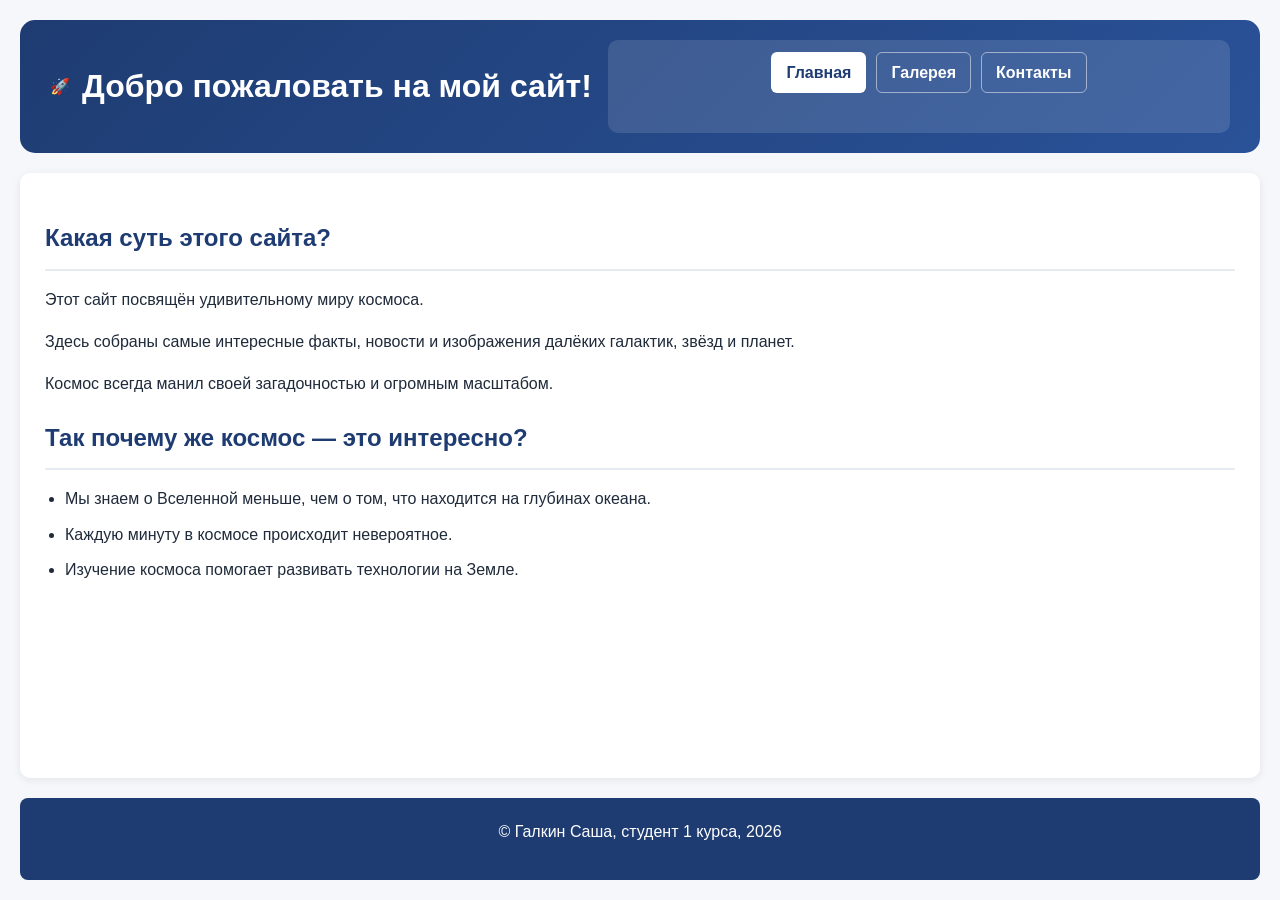
<file: index.html>
<!doctype html>
<html lang="ru">
  <head>
    <meta charset="UTF-8" />
    <meta name="viewport" content="width=device-width, initial-scale=1.0" />
    <title>Всё о космосе</title>
    <link rel="stylesheet" href="style.css" />
  </head>
  <body>
    <header class="site-header">
      <div class="header-inner">
        <div class="logo">
          <span class="logo-icon" aria-hidden="true">🚀</span>
          <h1>Добро пожаловать на мой сайт!</h1>
        </div>
        <nav>
          <ul>
            <li><a class="active" href="index.html">Главная</a></li>
            <li><a href="gallery.html">Галерея</a></li>
            <li><a href="contacts.html">Контакты</a></li>
          </ul>
        </nav>
      </div>
    </header>
    <main>
      <section>
        <h2>Какая суть этого сайта?</h2>
        <p>Этот сайт посвящён удивительному миру космоса.</p>
        <p>
          Здесь собраны самые интересные факты, новости и изображения далёких
          галактик, звёзд и планет.
        </p>
        <p>Космос всегда манил своей загадочностью и огромным масштабом.</p>
        <h2>Так почему же космос — это интересно?</h2>
        <ul>
          <li>
            Мы знаем о Вселенной меньше, чем о том, что находится на глубинах
            океана.
          </li>
          <li>Каждую минуту в космосе происходит невероятное.</li>
          <li>Изучение космоса помогает развивать технологии на Земле.</li>
        </ul>
      </section>
    </main>
    <footer>
      <p>© Галкин Саша, студент 1 курса, 2026</p>
    </footer>
  </body>
</html>
</file>
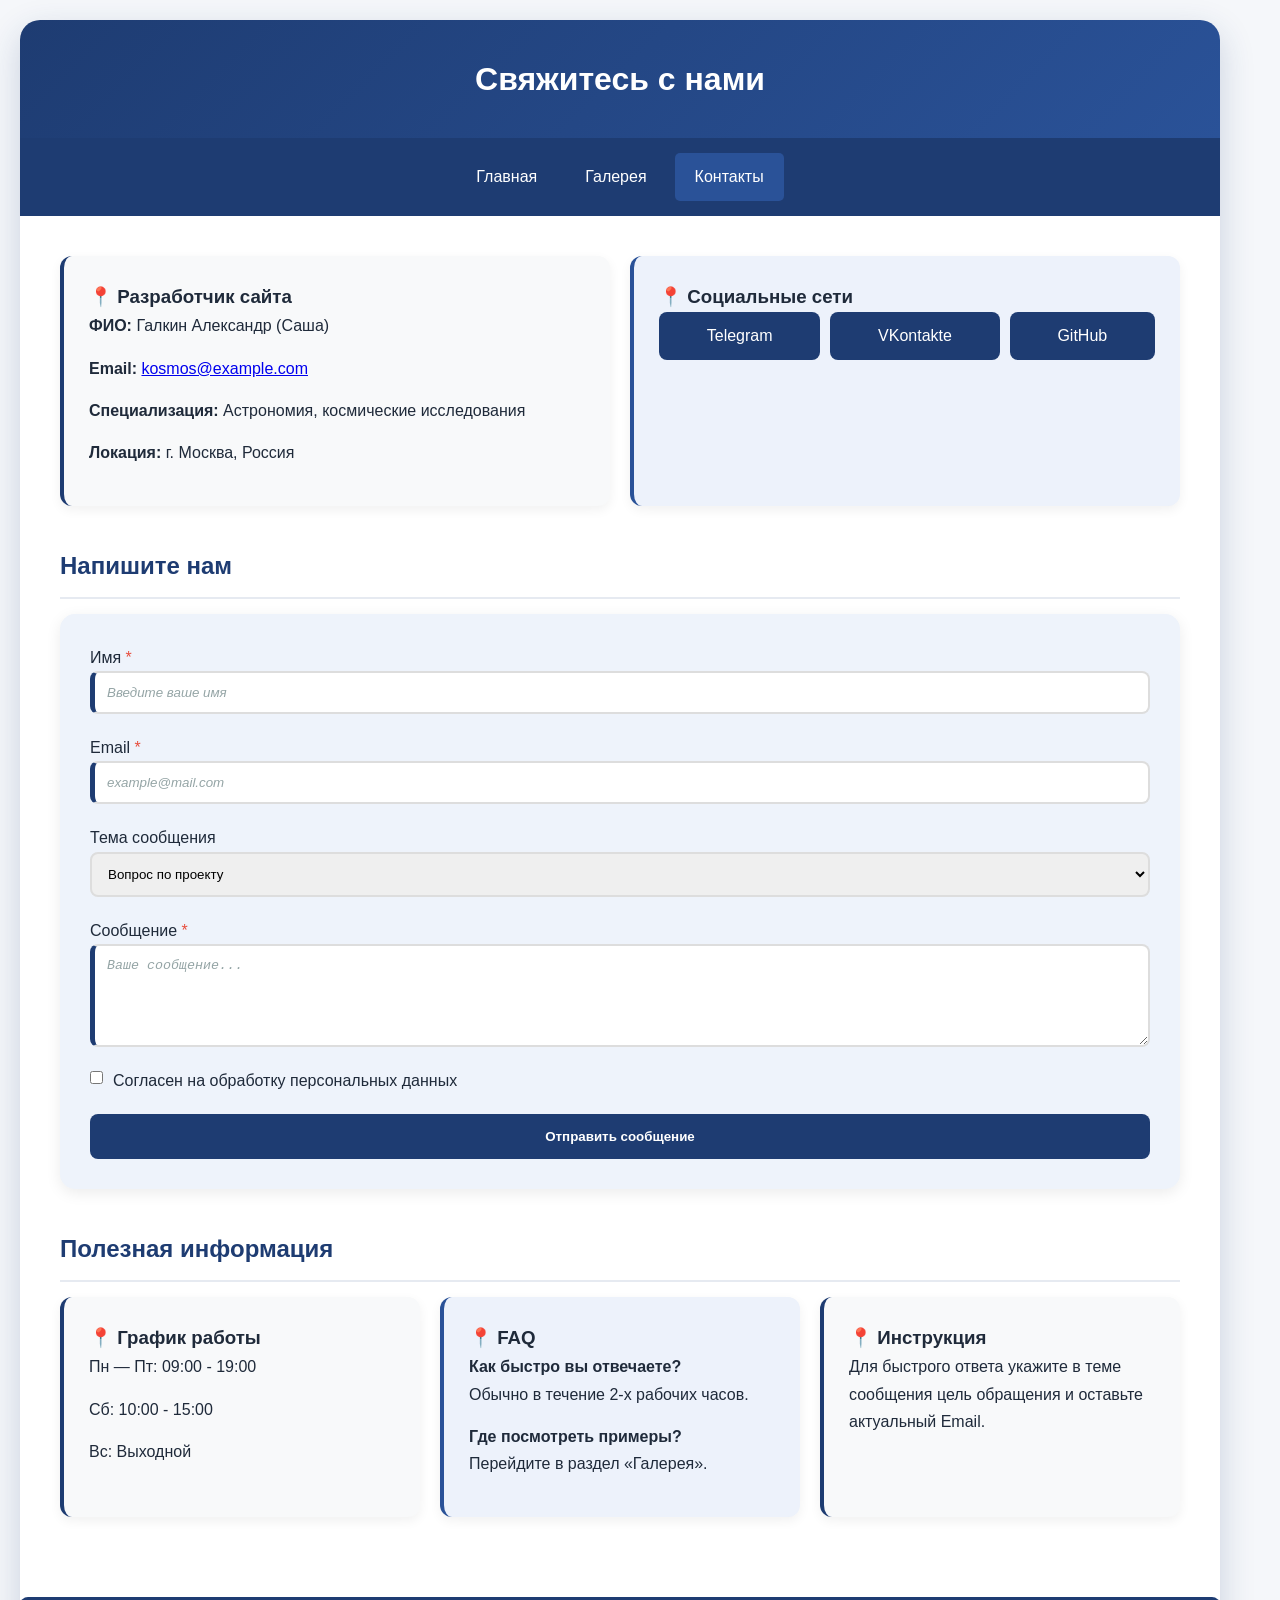
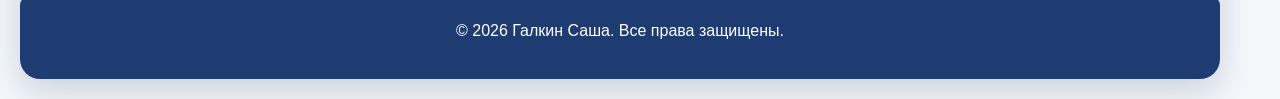
<file: contacts.html>
<!DOCTYPE html>
<html lang="ru">
<head>
    <meta charset="UTF-8">
    <meta name="viewport" content="width=device-width, initial-scale=1.0">
    <title>Контакты — Всё о космосе</title>
    <link rel="stylesheet" href="style.css">
    <link rel="stylesheet" href="style3.css">
</head>
<body>

<div class="container">
    <header>
        <div class="header-inner">
            <div class="logo">
                <h1>Свяжитесь с нами</h1>
            </div>
        </div>
    </header>

    <nav>
        <a href="index.html">Главная</a>
        <a href="gallery.html">Галерея</a>
        <a href="contacts.html" class="active">Контакты</a>
    </nav>

    <div class="content-section">

        <div class="info-grid">
            <div class="card">
                <h3>Разработчик сайта</h3>
                <p><strong>ФИО:</strong> Галкин Александр (Саша)</p>
                <p><strong>Email:</strong> <a href="mail:kosmos@example.com">kosmos@example.com</a></p>
                <p><strong>Специализация:</strong> Астрономия, космические исследования</p>
                <p><strong>Локация:</strong> г. Москва, Россия</p>
            </div>
            <div class="card">
                <h3>Социальные сети</h3>
                <div class="social-links">
                    <a href="#">Telegram</a>
                    <a href="#">VKontakte</a>
                    <a href="#">GitHub</a>
                </div>
            </div>
        </div>

        <h2>Напишите нам</h2>
        <form class="contact-form" id="contact-form">
            <div class="form-group">
                <label for="name">Имя</label>
                <input type="text" id="name" name="name" required placeholder="Введите ваше имя">
            </div>
            <div class="form-group">
                <label for="email">Email</label>
                <input type="email" id="email" name="email" required placeholder="example@mail.com">
            </div>
            <div class="form-group">
                <label for="subject">Тема сообщения</label>
                <select id="subject" name="subject">
                    <option value="question">Вопрос по проекту</option>
                    <option value="other">Другое</option>
                </select>
            </div>
            <div class="form-group">
                <label for="message">Сообщение</label>
                <textarea id="message" name="message" rows="5" required placeholder="Ваше сообщение..."></textarea>
            </div>
            <div class="form-group form-group-checkbox">
                <label class="checkbox-label">
                    <input type="checkbox" name="agree" required>
                    <span>Согласен на обработку персональных данных</span>
                </label>
            </div>
            <button type="submit" class="btn-submit">Отправить сообщение</button>
        </form>

        <section class="extra-info">
            <h2>Полезная информация</h2>
            <div class="info-grid">
                <div class="card">
                    <h3>График работы</h3>
                    <p>Пн — Пт: 09:00 - 19:00</p>
                    <p>Сб: 10:00 - 15:00</p>
                    <p>Вс: Выходной</p>
                </div>
                <div class="card">
                    <h3>FAQ</h3>
                    <p><strong>Как быстро вы отвечаете?</strong><br>Обычно в течение 2-х рабочих часов.</p>
                    <p><strong>Где посмотреть примеры?</strong><br>Перейдите в раздел «Галерея».</p>
                </div>
                <div class="card">
                    <h3>Инструкция</h3>
                    <p>Для быстрого ответа укажите в теме сообщения цель обращения и оставьте актуальный Email.</p>
                </div>
            </div>
        </section>

    </div>

    <footer>
        <p>&copy; 2026 Галкин Саша. Все права защищены.</p>
    </footer>
</div>

<script>
document.getElementById("contact-form")?.addEventListener("submit", function (e) {
  e.preventDefault();
  alert("Спасибо! Сообщение принято (демонстрация формы).");
});
</script>
</body>
</html>
</file>
<file: style.css>
* {
  margin: 0;
  padding: 0;
  box-sizing: border-box;
}

:root {
  --primary: #1e3c72;
  --primary-light: #2a5298;
  --surface: #ffffff;
  --bg: #f5f7fa;
  --text: #1f2a3a;
}

body {
  font-family: "Lucida Sans", "Lucida Sans Regular", "Lucida Grande",
    "Lucida Sans Unicode", Geneva, Verdana, sans-serif;
  background-color: var(--bg);
  color: var(--text);
  line-height: 1.7;
  padding: 20px;
  min-height: 100vh;
  display: flex;
  flex-direction: column;
}

.site-header {
  background: linear-gradient(135deg, var(--primary), var(--primary-light));
  color: white;
  padding: 20px 30px;
  border-radius: 15px;
  margin-bottom: 20px;
}

.header-inner {
  display: flex;
  flex-wrap: wrap;
  justify-content: space-between;
  align-items: center;
  gap: 16px;
}

.logo {
  display: flex;
  align-items: center;
  gap: 12px;
}

.site-header h1 {
  font-size: clamp(1.25rem, 3vw, 2rem);
  margin: 0;
}

nav {
  background-color: rgba(255, 255, 255, 0.12);
  padding: 12px 16px;
  border-radius: 10px;
  flex: 1 1 auto;
}

nav ul {
  list-style-type: none;
  display: flex;
  flex-wrap: wrap;
  justify-content: center;
  gap: 10px;
}

nav ul li {
  display: flex;
}

nav ul li a {
  color: white;
  padding: 6px 14px;
  text-decoration: none;
  border: 1px solid rgba(255, 255, 255, 0.5);
  border-radius: 6px;
  font-weight: bold;
  transition: background-color 0.3s, color 0.3s;
}

nav ul li a:hover,
nav ul li a.active {
  background-color: white;
  color: var(--primary);
}

main {
  background-color: var(--surface);
  padding: 25px;
  border-radius: 10px;
  box-shadow: 0 2px 8px rgba(0, 0, 0, 0.08);
  margin-bottom: 20px;
  flex: 1;
}

h2 {
  color: var(--primary);
  margin: 20px 0 15px;
  padding-bottom: 10px;
  border-bottom: 2px solid #e6eaf1;
}

p {
  margin-bottom: 15px;
}

ul {
  margin: 0 0 20px 20px;
}

ul li {
  margin-bottom: 8px;
}

footer {
  background-color: var(--primary);
  color: white;
  text-align: center;
  padding: 20px;
  border-radius: 8px;
  font-size: 16px;
}

@media (max-width: 600px) {
  .header-inner {
    flex-direction: column;
    text-align: center;
  }

  nav ul {
    flex-direction: column;
    align-items: stretch;
  }
}

@media (max-width: 320px) {
  body {
    padding: 10px;
  }

  main {
    padding: 16px;
  }
}
</file>
<file: style3.css>
::selection {
  background: var(--primary-light);
  color: white;
}

body.contacts-page,
body:has(.container) {
  display: flex;
  justify-content: center;
  align-items: flex-start;
  padding: 20px;
  min-height: 100vh;
}

.container {
  width: 100%;
  max-width: 1200px;
  background: var(--surface);
  border-radius: 20px;
  box-shadow: 0 12px 35px rgba(30, 60, 114, 0.2);
  overflow: hidden;
  display: flex;
  flex-direction: column;
}

.container > header {
  background: linear-gradient(135deg, var(--primary), var(--primary-light));
  color: white;
  padding: 32px 40px;
}

.container .header-inner {
  display: flex;
  align-items: center;
  justify-content: center;
  gap: 12px;
}

.container .logo {
  display: flex;
  align-items: center;
  gap: 12px;
}

.container header h1 {
  font-size: clamp(1.3rem, 3vw, 2rem);
  margin: 0;
}

.container nav {
  background: var(--primary);
  display: flex;
  flex-wrap: wrap;
  justify-content: center;
  align-items: center;
  gap: 8px;
  padding: 15px;
  border-radius: 0;
}

.container nav a {
  color: white;
  text-decoration: none;
  padding: 10px 20px;
  border-radius: 5px;
  transition: background 0.3s;
}

.container nav a:hover,
.container nav a:focus,
.container nav a.active {
  background: var(--primary-light);
  outline: none;
}

.container nav a:active {
  transform: scale(0.98);
}

.content-section {
  padding: 40px;
  overflow: auto;
}

.extra-info {
  margin-top: 40px;
}

.info-grid {
  display: flex;
  flex-wrap: wrap;
  gap: 20px;
  margin-bottom: 40px;
}

.info-grid .card {
  flex: 1 1 280px;
  min-width: 0;
}

.card:nth-child(even) {
  background: #edf2fb;
  border-left: 4px solid var(--primary-light);
}

.card:nth-child(odd) {
  background: #f8f9fa;
  border-left: 4px solid var(--primary);
}

.card {
  padding: 25px;
  border-radius: 12px;
  box-shadow: 0 4px 12px rgba(0, 0, 0, 0.06);
  overflow: hidden;
}

.card h3::before {
  content: "📍 ";
}

.social-links {
  display: flex;
  flex-wrap: wrap;
  gap: 10px;
}

.social-links a {
  flex: 1 1 auto;
  text-align: center;
  padding: 10px 14px;
  background: var(--primary);
  color: white;
  text-decoration: none;
  border-radius: 8px;
  transition: background 0.3s;
}

.social-links a:hover {
  background: var(--primary-light);
}

.contact-form {
  background: #eef3fb;
  padding: 30px;
  border-radius: 15px;
  display: flex;
  flex-direction: column;
  gap: 4px;
  box-shadow: 0 4px 15px rgba(0, 0, 0, 0.08);
}

.form-group {
  margin-bottom: 16px;
  display: flex;
  flex-direction: column;
}

label[for="name"]::after,
label[for="email"]::after,
label[for="message"]::after {
  content: " *";
  color: #e74c3c;
}

.checkbox-label {
  display: flex;
  align-items: flex-start;
  gap: 10px;
  cursor: pointer;
}

.checkbox-label input[type="checkbox"] {
  width: auto;
  flex-shrink: 0;
  margin-top: 4px;
}

input,
select,
textarea {
  width: 100%;
  padding: 12px;
  border: 2px solid #ddd;
  border-radius: 8px;
  outline: none;
  transition: border-color 0.3s, box-shadow 0.3s;
}

input:focus,
select:focus,
textarea:focus {
  border-color: var(--primary-light);
  box-shadow: 0 0 8px rgba(42, 82, 152, 0.25);
}

input:required,
textarea:required {
  border-left: 5px solid var(--primary);
}

input:valid:not(:placeholder-shown),
textarea:valid:not(:placeholder-shown) {
  border-color: #27ae60;
}

input:invalid:not(:placeholder-shown):not(:focus),
textarea:invalid:not(:placeholder-shown):not(:focus) {
  border-color: #e74c3c;
}

input::placeholder,
textarea::placeholder {
  color: #95a5a6;
  font-style: italic;
}

input[type="checkbox"]:checked + span {
  color: #27ae60;
  font-weight: bold;
}

.btn-submit {
  background: var(--primary);
  color: white;
  padding: 15px 40px;
  border: none;
  border-radius: 8px;
  cursor: pointer;
  font-weight: bold;
  width: 100%;
  transition: background 0.3s, transform 0.15s;
}

.btn-submit:hover {
  background: var(--primary-light);
}

.btn-submit:active {
  transform: scale(0.98);
}

.container footer {
  background: var(--primary);
  color: white;
  text-align: center;
  padding: 20px;
  margin-top: auto;
}

@media (max-width: 768px) {
  .content-section {
    padding: 24px;
  }

  .info-grid {
    flex-direction: column;
  }
}

@media (max-width: 320px) {
  body:has(.container) {
    padding: 8px;
  }

  .content-section {
    padding: 16px;
  }

  .contact-form {
    padding: 16px;
  }
}
</file>
